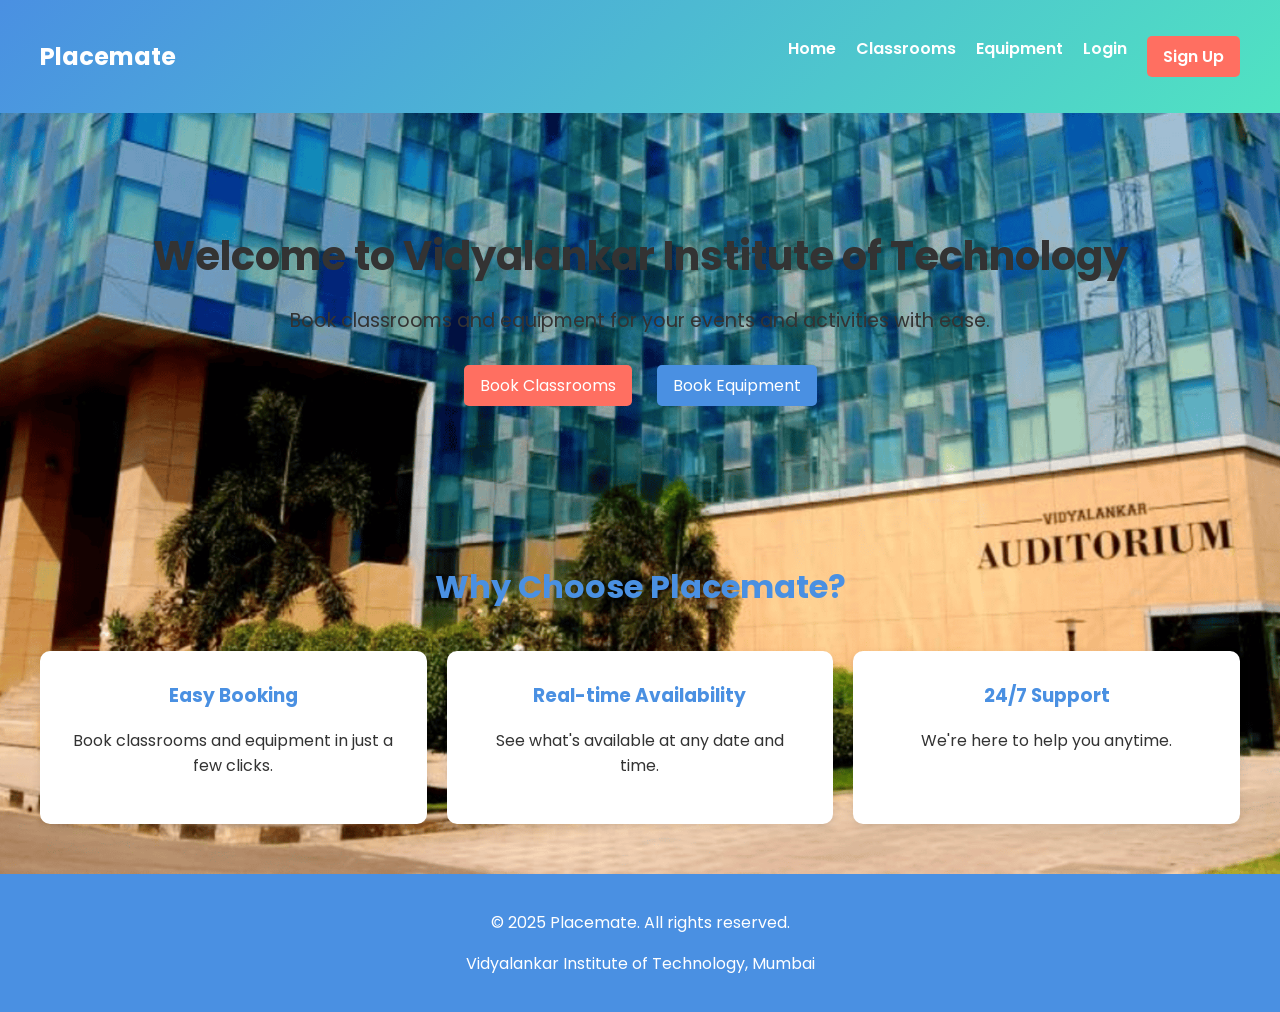
<file: Index.html>
<!DOCTYPE html>
<html lang="en">
<head>
  <meta charset="UTF-8">
  <meta name="viewport" content="width=device-width, initial-scale=1.0">
  <title>Placemate - Home</title>
  <link rel="stylesheet" href="styles.css">
  <link href="https://fonts.googleapis.com/css2?family=Poppins:wght@400;600&display=swap" rel="stylesheet">
</head>
<body>
  <header>
    <nav>
      <div class="logo">Placemate</div>
      <ul>
        <li><a href="index.html">Home</a></li>
        <li><a href="venues.html">Classrooms</a></li>
        <li><a href="equipment.html">Equipment</a></li>
        <li><a href="login.html">Login</a></li>
        <li><a href="signup.html" class="btn">Sign Up</a></li>
      </ul>
    </nav>
  </header>
<div class="home">
  <section class="hero">
    <div class="hero-text">
      <h1>Welcome to Vidyalankar Institute of Technology</h1>
      <p>Book classrooms and equipment for your events and activities with ease.</p>
      <div class="hero-buttons">
        <a href="venues.html" class="btn">Book Classrooms</a>
        <a href="equipment.html" class="btn secondary">Book Equipment</a>
      </div>
    </div>
  </section>

  <section class="features">
    <h2>Why Choose Placemate?</h2>
    <div class="feature-cards">
      <div class="card">
        <h3>Easy Booking</h3>
        <p>Book classrooms and equipment in just a few clicks.</p>
      </div>
      <div class="card">
        <h3>Real-time Availability</h3>
        <p>See what's available at any date and time.</p>
      </div>
      <div class="card">
        <h3>24/7 Support</h3>
        <p>We're here to help you anytime.</p>
      </div>
    </div>
  </section>
</div>
  <footer>
    <p>&copy; 2025 Placemate. All rights reserved.</p>
    <p>Vidyalankar Institute of Technology, Mumbai</p>
  </footer>

  <script src="script.js"></script>
</body>
</html>
</file>
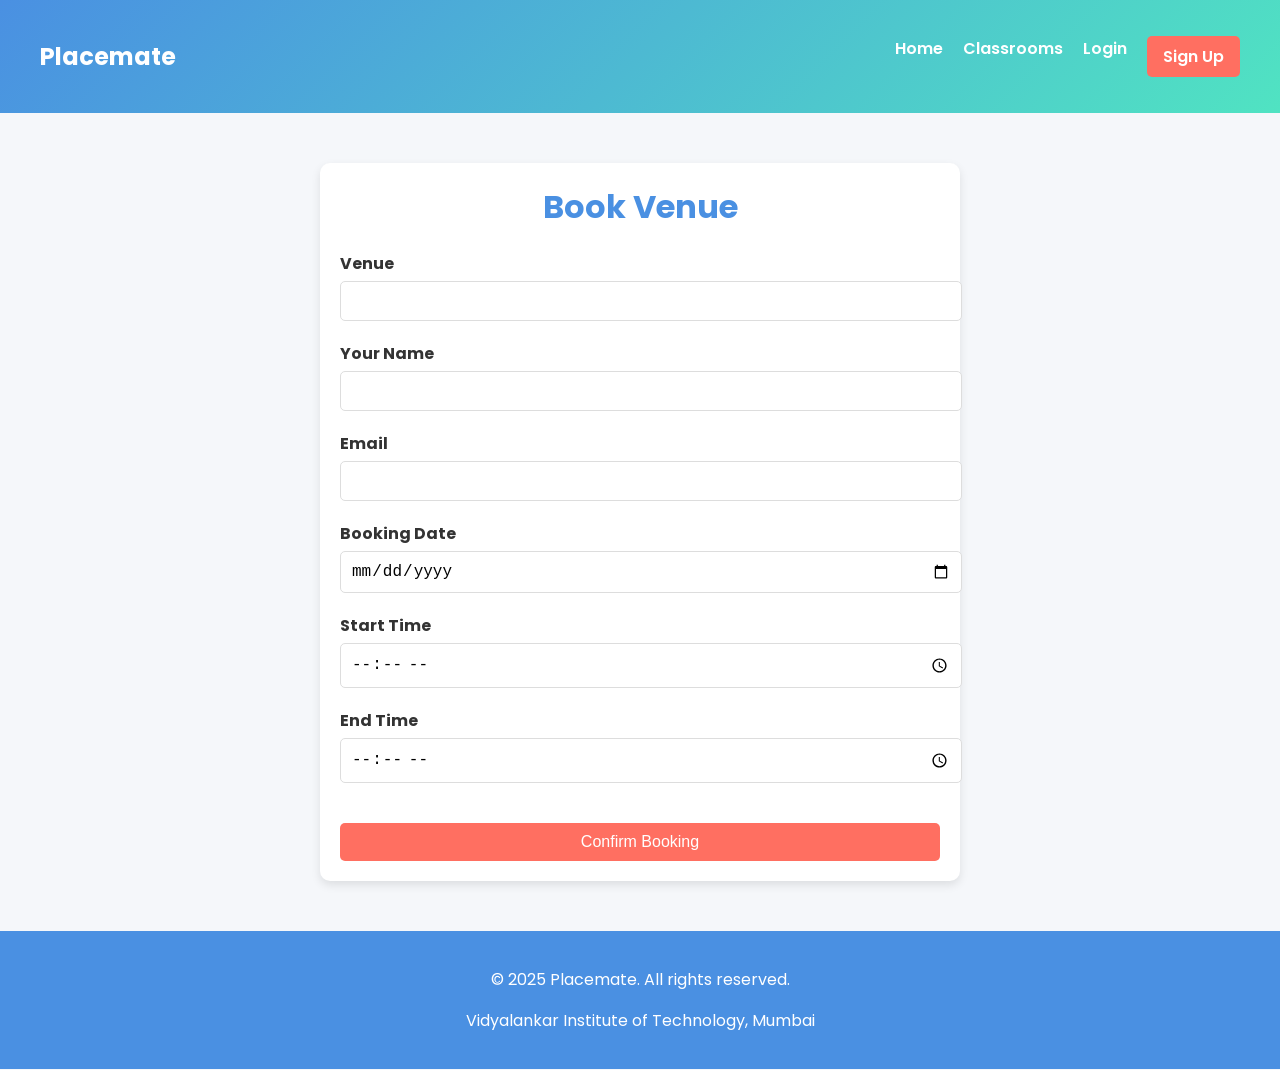
<file: booking.html>
<!DOCTYPE html>
<html lang="en">
<head>
  <meta charset="UTF-8">
  <meta name="viewport" content="width=device-width, initial-scale=1.0">
  <title>Placemate - Book Venue</title>
  <link rel="stylesheet" href="styles.css">
  <link href="https://fonts.googleapis.com/css2?family=Poppins:wght@400;600&display=swap" rel="stylesheet">
  <style>
    /* Additional CSS for the booking form */
    .booking-form {
      max-width: 600px;
      margin: 50px auto;
      padding: 20px;
      background-color: white;
      border-radius: 10px;
      box-shadow: 0 4px 10px rgba(0, 0, 0, 0.1);
    }

    .booking-form h2 {
      margin: 0 0 20px;
      font-size: 2rem;
      color: #4A90E2;
      text-align: center;
    }

    .form-group {
      margin-bottom: 20px;
    }

    .form-group label {
      display: block;
      margin-bottom: 5px;
      font-weight: bold;
      color: #333;
    }

    .form-group input {
      width: 100%;
      padding: 10px;
      border: 1px solid #ddd;
      border-radius: 5px;
      font-size: 1rem;
      transition: border-color 0.3s, box-shadow 0.3s;
    }

    .form-group input:focus {
      border-color: #4A90E2;
      box-shadow: 0 0 5px rgba(74, 144, 226, 0.5);
      outline: none;
    }

    .booking-form button {
      width: 100%;
      padding: 10px;
      background-color: #FF6F61;
      color: white;
      border: none;
      border-radius: 5px;
      font-size: 1rem;
      cursor: pointer;
      margin-top: 20px;
      transition: background-color 0.3s, transform 0.3s;
    }

    .booking-form button:hover {
      background-color: #E65A50;
      transform: scale(1.05);
    }
  </style>
</head>
<body>
  <header>
    <nav>
      <div class="logo">Placemate</div>
      <ul>
        <li><a href="index.html">Home</a></li>
        <li><a href="venues.html">Classrooms</a></li>
        <li><a href="login.html">Login</a></li>
        <li><a href="signup.html" class="btn">Sign Up</a></li>
      </ul>
    </nav>
  </header>

  <section class="booking-form">
    <h2>Book Venue</h2>
    <form id="bookingForm">
      <div class="form-group">
        <label for="venue">Venue</label>
        <input type="text" id="venue" name="venue" readonly>
      </div>
      <div class="form-group">
        <label for="name">Your Name</label>
        <input type="text" id="name" name="name" required>
      </div>
      <div class="form-group">
        <label for="email">Email</label>
        <input type="email" id="email" name="email" required>
      </div>
      <div class="form-group">
        <label for="date">Booking Date</label>
        <input type="date" id="date" name="date" required>
      </div>
      <div class="form-group">
        <label for="start-time">Start Time</label>
        <input type="time" id="start-time" name="start-time" required>
      </div>
      <div class="form-group">
        <label for="end-time">End Time</label>
        <input type="time" id="end-time" name="end-time" required>
      </div>
      <button type="submit" class="btn">Confirm Booking</button>
    </form>
  </section>

  <footer>
    <p>&copy; 2025 Placemate. All rights reserved.</p>
    <p>Vidyalankar Institute of Technology, Mumbai</p>
  </footer>

  <script>
    // Get the venue ID from the URL
    const urlParams = new URLSearchParams(window.location.search);
    const venueId = urlParams.get("venue");

    // Set the venue name in the form
    if (venueId) {
      document.getElementById("venue").value = venueId;
    }

    // Handle form submission
    document.getElementById("bookingForm").addEventListener("submit", (e) => {
      e.preventDefault();

      // Get form values
      const venue = document.getElementById("venue").value;
      const name = document.getElementById("name").value;
      const email = document.getElementById("email").value;
      const date = document.getElementById("date").value;
      const startTime = document.getElementById("start-time").value;
      const endTime = document.getElementById("end-time").value;

      // Validate end time is after start time
      if (startTime >= endTime) {
        alert("End time must be after start time.");
        return;
      }

      // Save booking details to local storage
      const booking = {
        venue,
        name,
        email,
        date,
        startTime,
        endTime,
      };
      saveBooking(booking);

      // Redirect to venues page
      alert("Booking confirmed!");
      window.location.href = "venues.html";
    });

    // Function to save booking to local storage
    function saveBooking(booking) {
      let bookings = JSON.parse(localStorage.getItem("bookings")) || [];
      bookings.push(booking);
      localStorage.setItem("bookings", JSON.stringify(bookings));
    }
  </script>
</body>
</html>
</file>
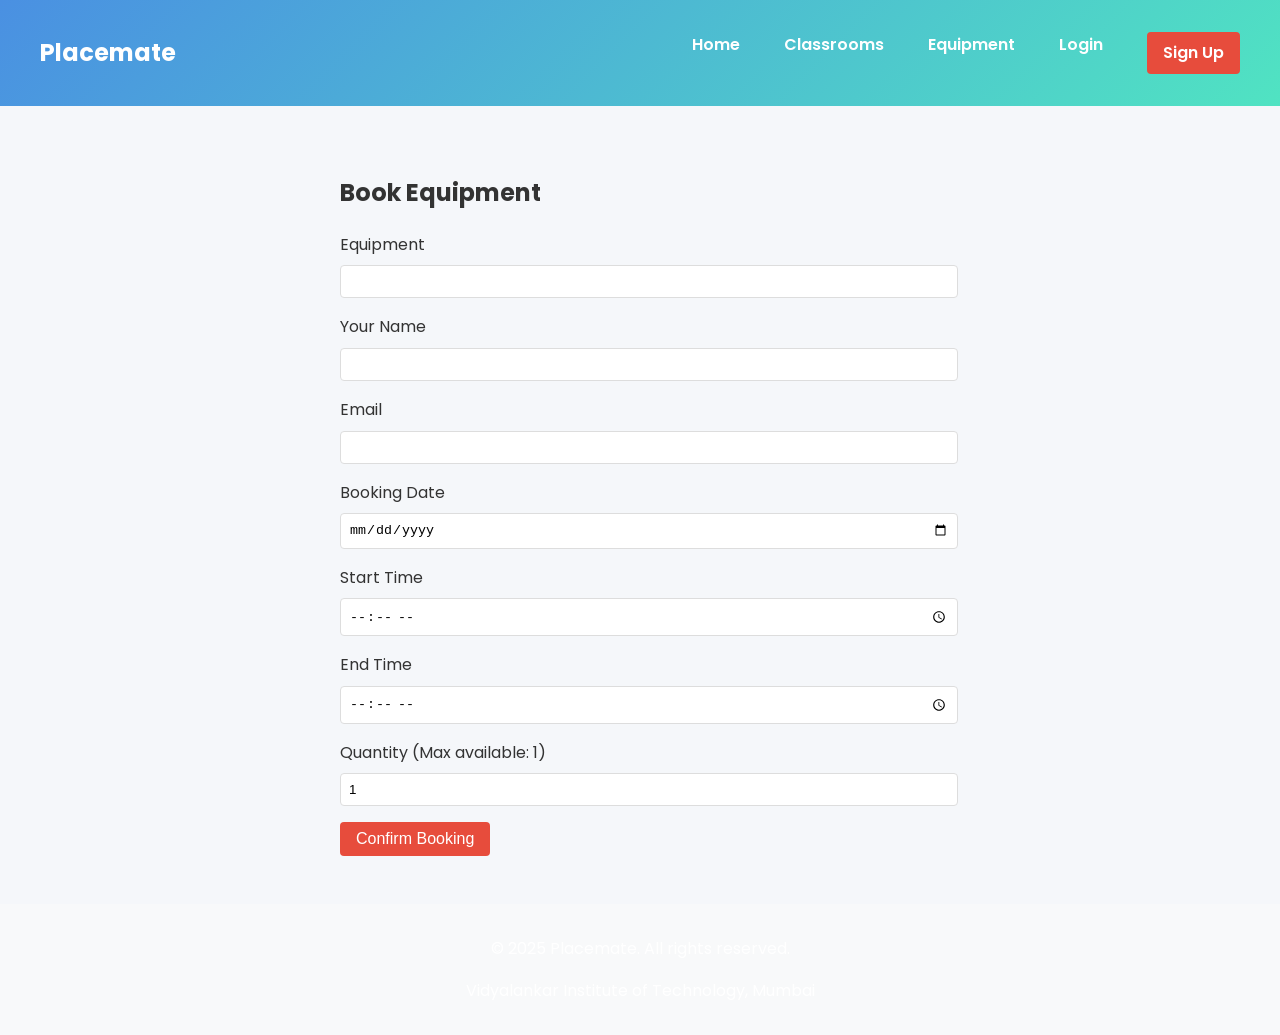
<file: equipment-booking.html>
<!DOCTYPE html>
<html lang="en">
<head>
  <meta charset="UTF-8">
  <meta name="viewport" content="width=device-width, initial-scale=1.0">
  <title>Placemate - Book Equipment</title>
  <link rel="stylesheet" href="styles.css">
  <link href="https://fonts.googleapis.com/css2?family=Poppins:wght@400;600&display=swap" rel="stylesheet">
  <style>
    /* Basic styling if styles.css is not available */
    body {
      font-family: 'Poppins', sans-serif;
      margin: 0;
      padding: 0;
      line-height: 1.6;
    }
    header {
      background-color: #2c3e50;
      color: white;
      padding: 1rem;
    }
    nav {
      display: flex;
      justify-content: space-between;
      align-items: center;
      max-width: 1200px;
      margin: 0 auto;
    }
    .logo {
      font-size: 1.5rem;
      font-weight: 600;
    }
    ul {
      display: flex;
      list-style: none;
    }
    li {
      margin-left: 1.5rem;
    }
    a {
      color: white;
      text-decoration: none;
    }
    .btn {
      background-color: #e74c3c;
      padding: 0.5rem 1rem;
      border-radius: 4px;
    }
    .booking-form {
      max-width: 600px;
      margin: 2rem auto;
      padding: 1rem;
    }
    .form-group {
      margin-bottom: 1rem;
    }
    label {
      display: block;
      margin-bottom: 0.5rem;
    }
    input {
      width: 100%;
      padding: 0.5rem;
      border: 1px solid #ddd;
      border-radius: 4px;
    }
    button {
      background-color: #2c3e50;
      color: white;
      padding: 0.75rem 1.5rem;
      border: none;
      border-radius: 4px;
      cursor: pointer;
      font-size: 1rem;
    }
    footer {
      background-color: #f8f9fa;
      text-align: center;
      padding: 1rem;
      margin-top: 2rem;
    }
  </style>
</head>
<body>
  <header>
    <nav>
      <div class="logo">Placemate</div>
      <ul>
        <li><a href="index.html">Home</a></li>
        <li><a href="venues.html">Classrooms</a></li>
        <li><a href="equipment.html">Equipment</a></li>
        <li><a href="login.html">Login</a></li>
        <li><a href="signup.html" class="btn">Sign Up</a></li>
      </ul>
    </nav>
  </header>

  <section class="booking-form">
    <h2>Book Equipment</h2>
    <form id="equipmentBookingForm">
      <div class="form-group">
        <label for="equipment">Equipment</label>
        <input type="text" id="equipment" name="equipment" readonly>
      </div>
      <div class="form-group">
        <label for="name">Your Name</label>
        <input type="text" id="name" name="name" required>
      </div>
      <div class="form-group">
        <label for="email">Email</label>
        <input type="email" id="email" name="email" required>
      </div>
      <div class="form-group">
        <label for="date">Booking Date</label>
        <input type="date" id="date" name="date" required>
      </div>
      <div class="form-group">
        <label for="start-time">Start Time</label>
        <input type="time" id="start-time" name="start-time" required>
      </div>
      <div class="form-group">
        <label for="end-time">End Time</label>
        <input type="time" id="end-time" name="end-time" required>
      </div>
      <div class="form-group">
        <label for="quantity">Quantity (Max available: <span id="max-quantity">1</span>)</label>
        <input type="number" id="quantity" name="quantity" min="1" value="1" required>
      </div>
      <button type="submit" class="btn">Confirm Booking</button>
    </form>
    <div id="confirmation-message" style="display: none; margin-top: 1rem; padding: 1rem; background-color: #d4edda; color: #155724; border-radius: 4px;"></div>
  </section>

  <footer>
    <p>&copy; 2025 Placemate. All rights reserved.</p>
    <p>Vidyalankar Institute of Technology, Mumbai</p>
  </footer>

  <script>
    // Get the equipment ID from the URL
    const urlParams = new URLSearchParams(window.location.search);
    const equipmentId = urlParams.get("equipment");

    // Sample equipment data
    const equipment = [
      { id: "proj1", name: "Projector 1", type: "visual", quantity: 5, description: "HD Projector with HDMI input" },
      { id: "proj2", name: "Projector 2", type: "visual", quantity: 3, description: "4K Projector with multiple inputs" },
      { id: "mic1", name: "Wireless Mic Set", type: "audio", quantity: 8, description: "Set of 2 wireless microphones with receiver" },
      { id: "mic2", name: "Wired Mic", type: "audio", quantity: 15, description: "Standard wired microphone" },
      { id: "speaker1", name: "PA Speaker", type: "audio", quantity: 6, description: "Portable PA speaker with stand" },
      { id: "speaker2", name: "Subwoofer", type: "audio", quantity: 2, description: "Powerful subwoofer for events" },
      { id: "screen1", name: "Projection Screen", type: "visual", quantity: 4, description: "120\" motorized projection screen" },
      { id: "laptop1", name: "Presentation Laptop", type: "other", quantity: 5, description: "Laptop with presentation software" },
      { id: "cam1", name: "Video Camera", type: "visual", quantity: 3, description: "4K video camera with tripod" },
      { id: "light1", name: "Stage Lights", type: "other", quantity: 2, description: "Set of 4 LED stage lights" },
    ];

    // Set the equipment name in the form and update max quantity
    if (equipmentId) {
      const equipmentItem = equipment.find(item => item.id === equipmentId);
      if (equipmentItem) {
        document.getElementById("equipment").value = equipmentItem.name;
        document.getElementById("max-quantity").textContent = equipmentItem.quantity;
        document.getElementById("quantity").max = equipmentItem.quantity;
      }
    }

    // Handle form submission
    document.getElementById("equipmentBookingForm").addEventListener("submit", (e) => {
      e.preventDefault();

      // Get form values
      const equipmentName = document.getElementById("equipment").value;
      const name = document.getElementById("name").value;
      const email = document.getElementById("email").value;
      const date = document.getElementById("date").value;
      const startTime = document.getElementById("start-time").value;
      const endTime = document.getElementById("end-time").value;
      const quantity = document.getElementById("quantity").value;

      // Validate time
      if (startTime >= endTime) {
        alert("End time must be after start time");
        return;
      }

      // Validate date (not in the past)
      const today = new Date().toISOString().split('T')[0];
      if (date < today) {
        alert("Booking date cannot be in the past");
        return;
      }

      // In a real app, you would send this data to a server
      // For now, we'll just show a confirmation message
      const confirmationMessage = document.getElementById("confirmation-message");
      confirmationMessage.innerHTML = `
        <p><strong>Booking Confirmed!</strong></p>
        <p>Equipment: ${equipmentName}</p>
        <p>Name: ${name}</p>
        <p>Date: ${date}</p>
        <p>Time: ${startTime} - ${endTime}</p>
        <p>Quantity: ${quantity}</p>
        <p>A confirmation has been sent to ${email}</p>
      `;
      confirmationMessage.style.display = "block";
      
      // Reset form
      document.getElementById("equipmentBookingForm").reset();
      
      // Scroll to confirmation message
      confirmationMessage.scrollIntoView({ behavior: 'smooth' });
    });

    // Set minimum date to today
    document.getElementById("date").min = new Date().toISOString().split('T')[0];
  </script>
</body>
</html>
</file>
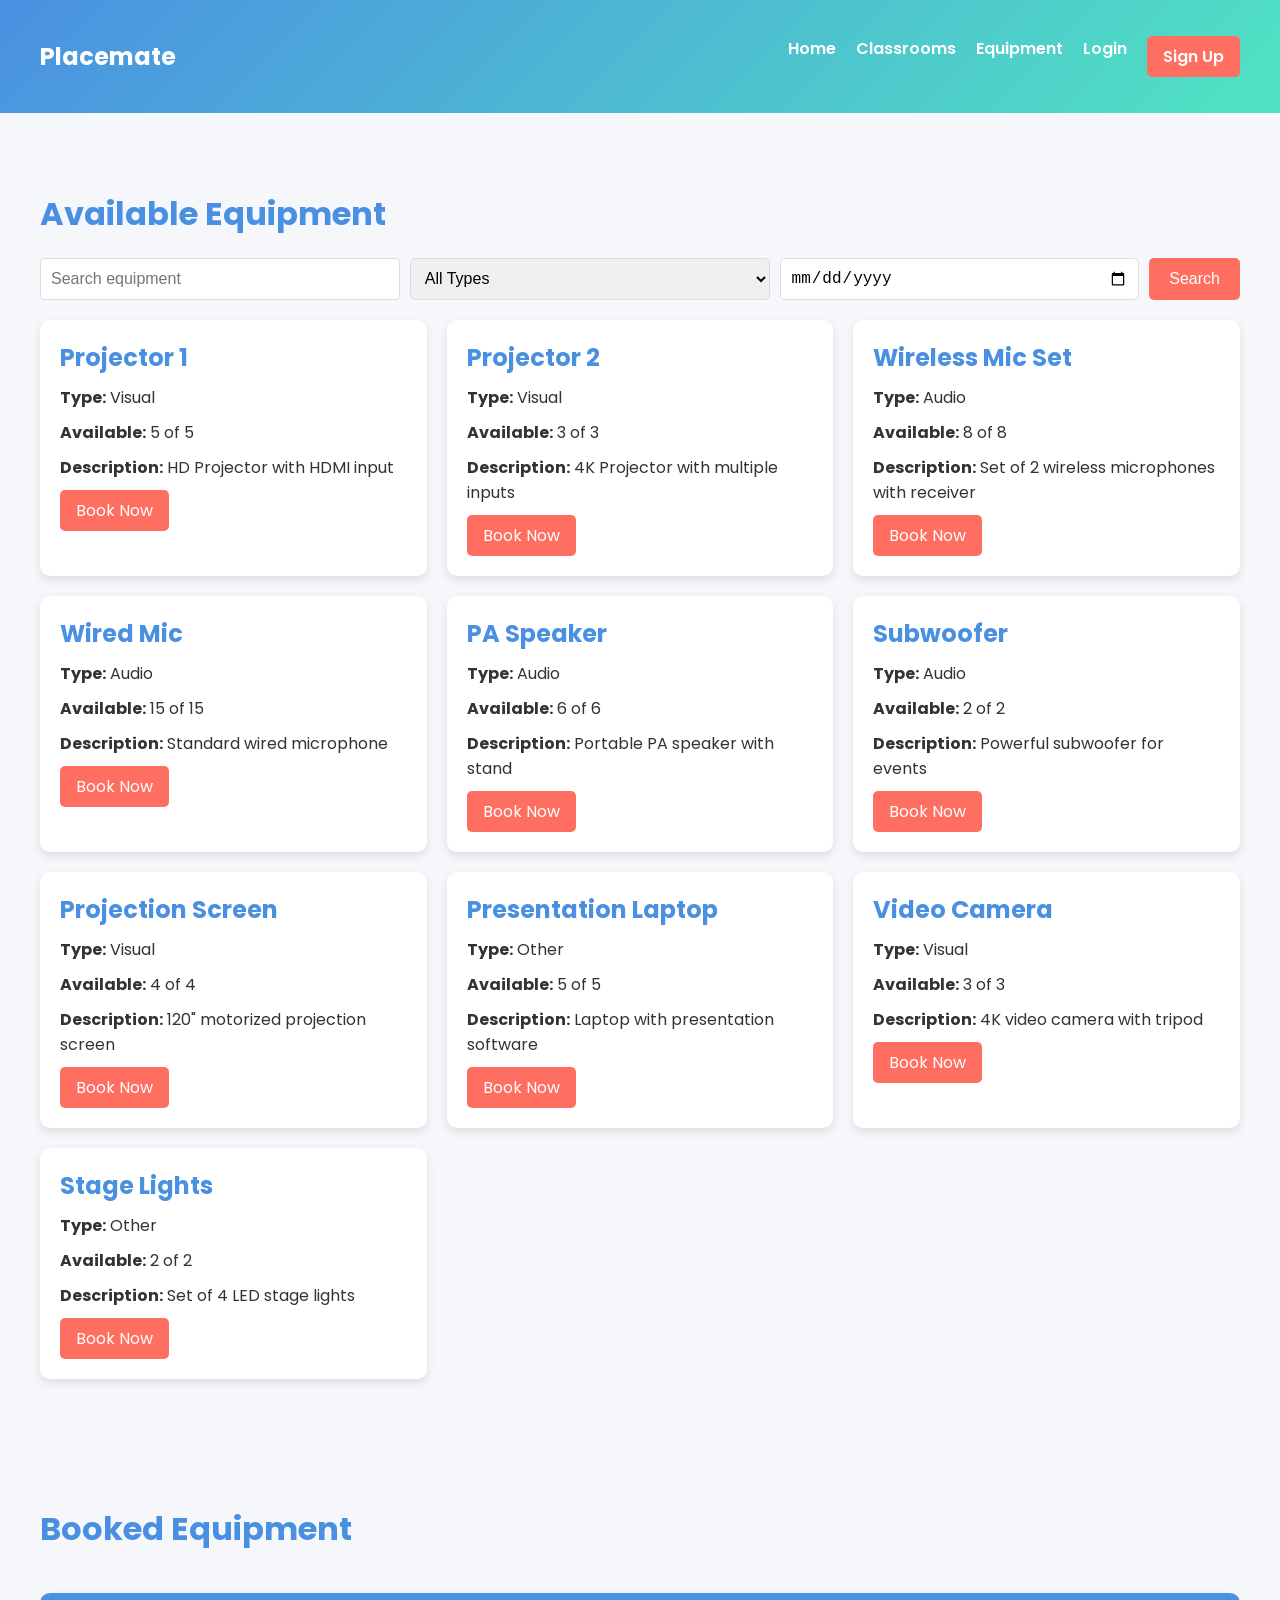
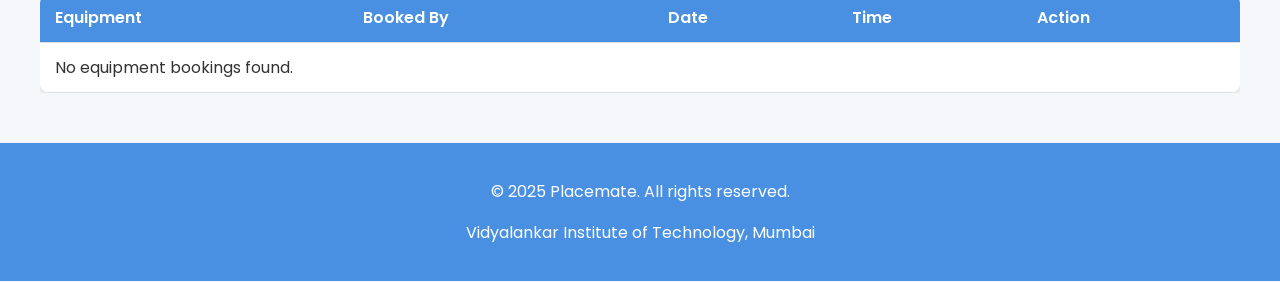
<file: equipment.html>
<!DOCTYPE html>
<html lang="en">
<head>
  <meta charset="UTF-8">
  <meta name="viewport" content="width=device-width, initial-scale=1.0">
  <title>Placemate - Equipment</title>
  <link rel="stylesheet" href="styles.css">
  <link href="https://fonts.googleapis.com/css2?family=Poppins:wght@400;600&display=swap" rel="stylesheet">
</head>
<body>
  <header>
    <nav>
      <div class="logo">Placemate</div>
      <ul>
        <li><a href="index.html">Home</a></li>
        <li><a href="venues.html">Classrooms</a></li>
        <li><a href="equipment.html">Equipment</a></li>
        <li><a href="login.html">Login</a></li>
        <li><a href="signup.html" class="btn">Sign Up</a></li>
      </ul>
    </nav>
  </header>

  <section class="equipment-list">
    <h2>Available Equipment</h2>
    <div class="filters">
      <input type="text" id="equipment-search" placeholder="Search equipment">
      <select id="equipment-type">
        <option value="">All Types</option>
        <option value="audio">Audio Equipment</option>
        <option value="visual">Visual Equipment</option>
        <option value="other">Other Equipment</option>
      </select>
      <input type="date" id="equipment-date">
      <button id="equipment-filter-btn">Search</button>
    </div>
    <div class="equipment-cards">
      <!-- Equipment will be dynamically added here -->
    </div>
  </section>

  <!-- Booked Equipment Section -->
  <section class="booked-equipment">
    <h2>Booked Equipment</h2>
    <div class="bookings-table-container">
      <table class="bookings-table">
        <thead>
          <tr>
            <th>Equipment</th>
            <th>Booked By</th>
            <th>Date</th>
            <th>Time</th>
            <th>Action</th>
          </tr>
        </thead>
        <tbody id="equipment-table-body">
          <!-- Booked equipment will be dynamically added here -->
        </tbody>
      </table>
    </div>
  </section>

  <footer>
    <p>&copy; 2025 Placemate. All rights reserved.</p>
    <p>Vidyalankar Institute of Technology, Mumbai</p>
  </footer>

  <script>
    // Sample data for available equipment
    const equipment = [
      { id: "proj1", name: "Projector 1", type: "visual", quantity: 5, available: 5, description: "HD Projector with HDMI input" },
      { id: "proj2", name: "Projector 2", type: "visual", quantity: 3, available: 3, description: "4K Projector with multiple inputs" },
      { id: "mic1", name: "Wireless Mic Set", type: "audio", quantity: 8, available: 8, description: "Set of 2 wireless microphones with receiver" },
      { id: "mic2", name: "Wired Mic", type: "audio", quantity: 15, available: 15, description: "Standard wired microphone" },
      { id: "speaker1", name: "PA Speaker", type: "audio", quantity: 6, available: 6, description: "Portable PA speaker with stand" },
      { id: "speaker2", name: "Subwoofer", type: "audio", quantity: 2, available: 2, description: "Powerful subwoofer for events" },
      { id: "screen1", name: "Projection Screen", type: "visual", quantity: 4, available: 4, description: "120\" motorized projection screen" },
      { id: "laptop1", name: "Presentation Laptop", type: "other", quantity: 5, available: 5, description: "Laptop with presentation software" },
      { id: "cam1", name: "Video Camera", type: "visual", quantity: 3, available: 3, description: "4K video camera with tripod" },
      { id: "light1", name: "Stage Lights", type: "other", quantity: 2, available: 2, description: "Set of 4 LED stage lights" },
    ];

    // Function to render available equipment with filtering
    function renderEquipment() {
      const equipmentCards = document.querySelector(".equipment-cards");
      equipmentCards.innerHTML = "";

      const searchTerm = document.getElementById("equipment-search").value.toLowerCase();
      const typeFilter = document.getElementById("equipment-type").value;
      const dateFilter = document.getElementById("equipment-date").value;

      // Get bookings for the selected date (if any)
      const bookings = JSON.parse(localStorage.getItem("equipmentBookings")) || [];
      const dateBookings = dateFilter ? bookings.filter(b => b.date === dateFilter) : [];

      // Calculate availability
      const equipmentWithAvailability = equipment.map(item => {
        const bookedForDate = dateBookings.filter(b => b.equipmentId === item.id).length;
        return {
          ...item,
          available: item.quantity - bookedForDate
        };
      });

      const filteredEquipment = equipmentWithAvailability.filter(item => {
        const matchesSearch = item.name.toLowerCase().includes(searchTerm) || 
                             item.description.toLowerCase().includes(searchTerm);
        const matchesType = typeFilter === "" || item.type === typeFilter;
        return matchesSearch && matchesType && item.available > 0;
      });

      if (filteredEquipment.length === 0) {
        equipmentCards.innerHTML = "<p>No equipment matches your search criteria.</p>";
        return;
      }

      filteredEquipment.forEach((item) => {
        const card = document.createElement("div");
        card.className = "equipment-card";
        card.innerHTML = `
          <h3>${item.name}</h3>
          <p><strong>Type:</strong> ${item.type === 'audio' ? 'Audio' : item.type === 'visual' ? 'Visual' : 'Other'}</p>
          <p><strong>Available:</strong> ${item.available} of ${item.quantity}</p>
          <p><strong>Description:</strong> ${item.description}</p>
          <a href="equipment-booking.html?equipment=${item.id}" class="btn">Book Now</a>
        `;
        equipmentCards.appendChild(card);
      });
    }

    // Function to render booked equipment in table format
    function renderBookedEquipment() {
      const tableBody = document.getElementById("equipment-table-body");
      tableBody.innerHTML = "";

      const bookings = JSON.parse(localStorage.getItem("equipmentBookings")) || [];
      const dateFilter = document.getElementById("equipment-date").value;

      let filteredBookings = bookings;
      if (dateFilter) {
        filteredBookings = bookings.filter(booking => booking.date === dateFilter);
      }

      if (filteredBookings.length === 0) {
        tableBody.innerHTML = `
          <tr>
            <td colspan="5">No equipment bookings found${dateFilter ? ' for selected date' : ''}.</td>
          </tr>
        `;
        return;
      }

      filteredBookings.forEach((booking) => {
        const equipmentItem = equipment.find(e => e.id === booking.equipmentId);
        const row = document.createElement("tr");
        row.innerHTML = `
          <td>${equipmentItem ? equipmentItem.name : booking.equipmentId}</td>
          <td>${booking.name}</td>
          <td>${booking.date}</td>
          <td>${booking.startTime} - ${booking.endTime}</td>
          <td><button class="btn cancel-btn" data-booking-id="${booking.id}">Cancel</button></td>
        `;
        tableBody.appendChild(row);
      });

      // Add event listeners to cancel buttons
      document.querySelectorAll(".cancel-btn").forEach((button) => {
        button.addEventListener("click", () => cancelEquipmentBooking(button.dataset.bookingId));
      });
    }

    // Function to cancel an equipment booking
    function cancelEquipmentBooking(bookingId) {
      let bookings = JSON.parse(localStorage.getItem("equipmentBookings")) || [];
      bookings = bookings.filter((booking) => booking.id !== bookingId);
      localStorage.setItem("equipmentBookings", JSON.stringify(bookings));
      renderBookedEquipment();
      renderEquipment(); // Refresh availability
    }

    // Initialize the page
    function init() {
      renderEquipment();
      renderBookedEquipment();
      
      // Set up event listeners for filters
      document.getElementById("equipment-filter-btn").addEventListener("click", () => {
        renderEquipment();
        renderBookedEquipment();
      });
      
      document.getElementById("equipment-date").addEventListener("change", () => {
        renderEquipment();
        renderBookedEquipment();
      });
    }

    // Run the initialization function when the page loads
    document.addEventListener("DOMContentLoaded", init);
  </script>
</body>
</html>
</file>
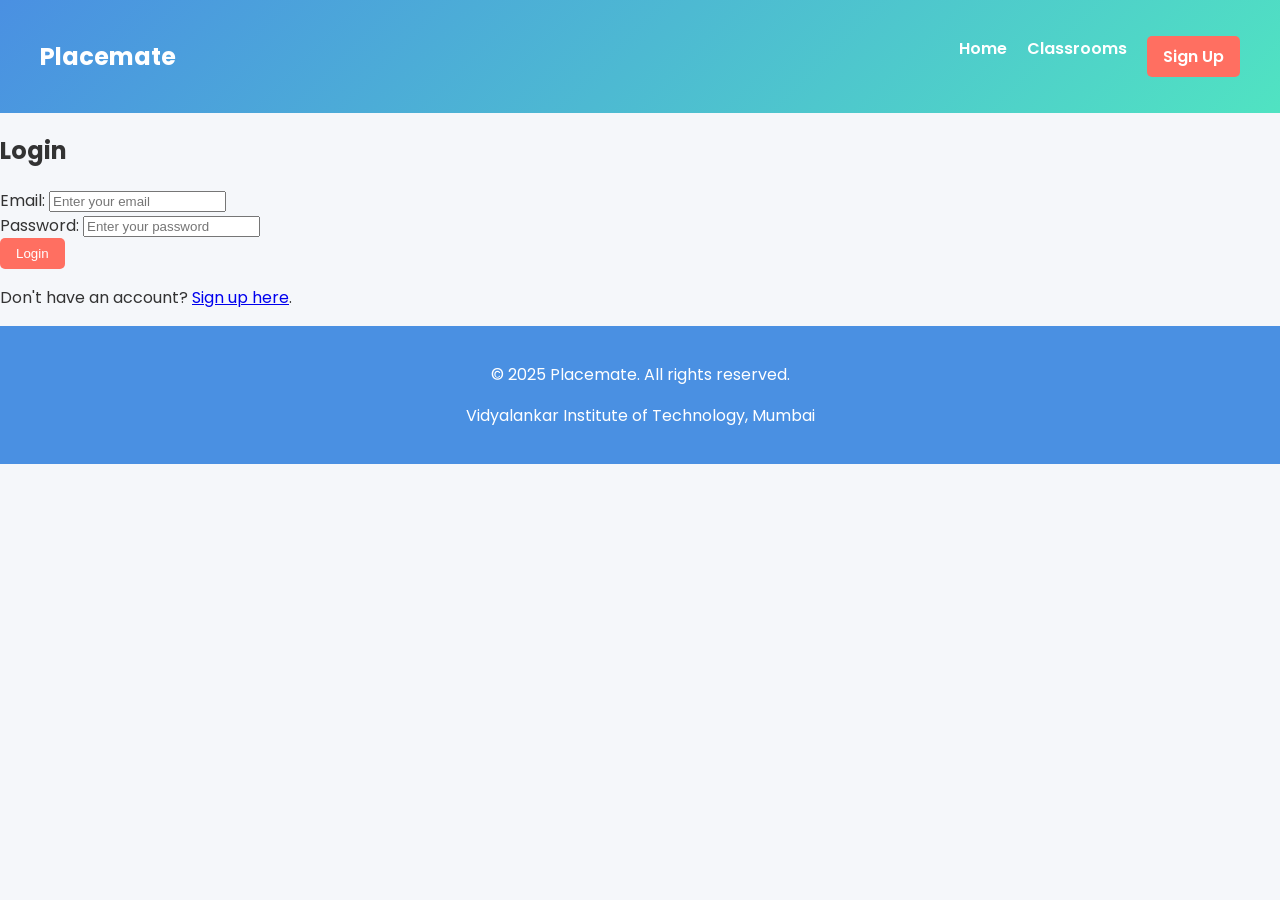
<file: login.html>
<!DOCTYPE html>
<html lang="en">
<head>
  <meta charset="UTF-8">
  <meta name="viewport" content="width=device-width, initial-scale=1.0">
  <title>Placemate - Login</title>
  <link rel="stylesheet" href="styles.css">
  <link href="https://fonts.googleapis.com/css2?family=Poppins:wght@400;600&display=swap" rel="stylesheet">
</head>
<body>
  <header>
    <nav>
      <div class="logo">Placemate</div>
      <ul>
        <li><a href="index.html">Home</a></li>
        <li><a href="venues.html">Classrooms</a></li>
        <li><a href="signup.html" class="btn">Sign Up</a></li>
      </ul>
    </nav>
  </header>

  <section class="auth-form">
    <h2>Login</h2>
    <form id="login-form">
      <div class="form-group">
        <label for="email">Email:</label>
        <input type="email" id="email" required placeholder="Enter your email">
      </div>

      <div class="form-group">
        <label for="password">Password:</label>
        <input type="password" id="password" required placeholder="Enter your password">
      </div>

      <button type="submit" class="btn">Login</button>
    </form>
    <p>Don't have an account? <a href="signup.html">Sign up here</a>.</p>
  </section>

  <footer>
    <p>&copy; 2025 Placemate. All rights reserved.</p>
    <p>Vidyalankar Institute of Technology, Mumbai</p>
  </footer>

  <script src="script.js"></script>
</body>
</html>
</file>
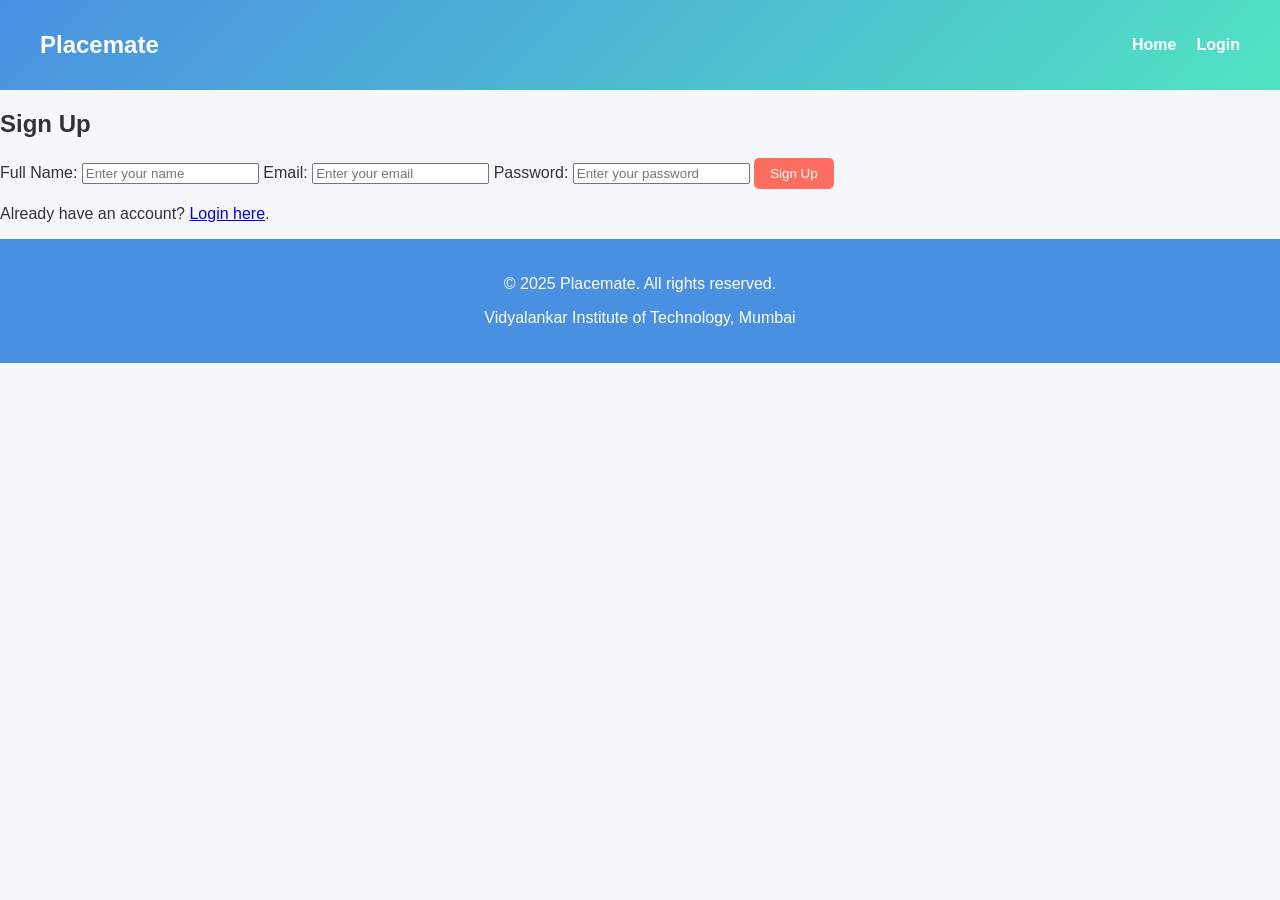
<file: signup.html>
<!DOCTYPE html>
<html lang="en">
<head>
  <meta charset="UTF-8">
  <meta name="viewport" content="width=device-width, initial-scale=1.0">
  <title>Placemate - Sign Up</title>
  <link rel="stylesheet" href="styles.css">
</head>
<body>
  <header>
    <nav>
      <div class="logo">Placemate</div>
      <ul>
        <li><a href="index.html">Home</a></li>
        <li><a href="login.html">Login</a></li>
      </ul>
    </nav>
  </header>

  <section class="auth-form">
    <h2>Sign Up</h2>
    <form id="signup-form">
      <label for="name">Full Name:</label>
      <input type="text" id="name" required placeholder="Enter your name">

      <label for="email">Email:</label>
      <input type="email" id="email" required placeholder="Enter your email">

      <label for="password">Password:</label>
      <input type="password" id="password" required placeholder="Enter your password">

      <button type="submit" class="btn">Sign Up</button>
    </form>
    <p>Already have an account? <a href="login.html">Login here</a>.</p>
  </section>

  <footer>
    <p>&copy; 2025 Placemate. All rights reserved.</p>
    <p>Vidyalankar Institute of Technology, Mumbai</p>
  </footer>

  <script src="script.js"></script>
</body>
</html>
</file>
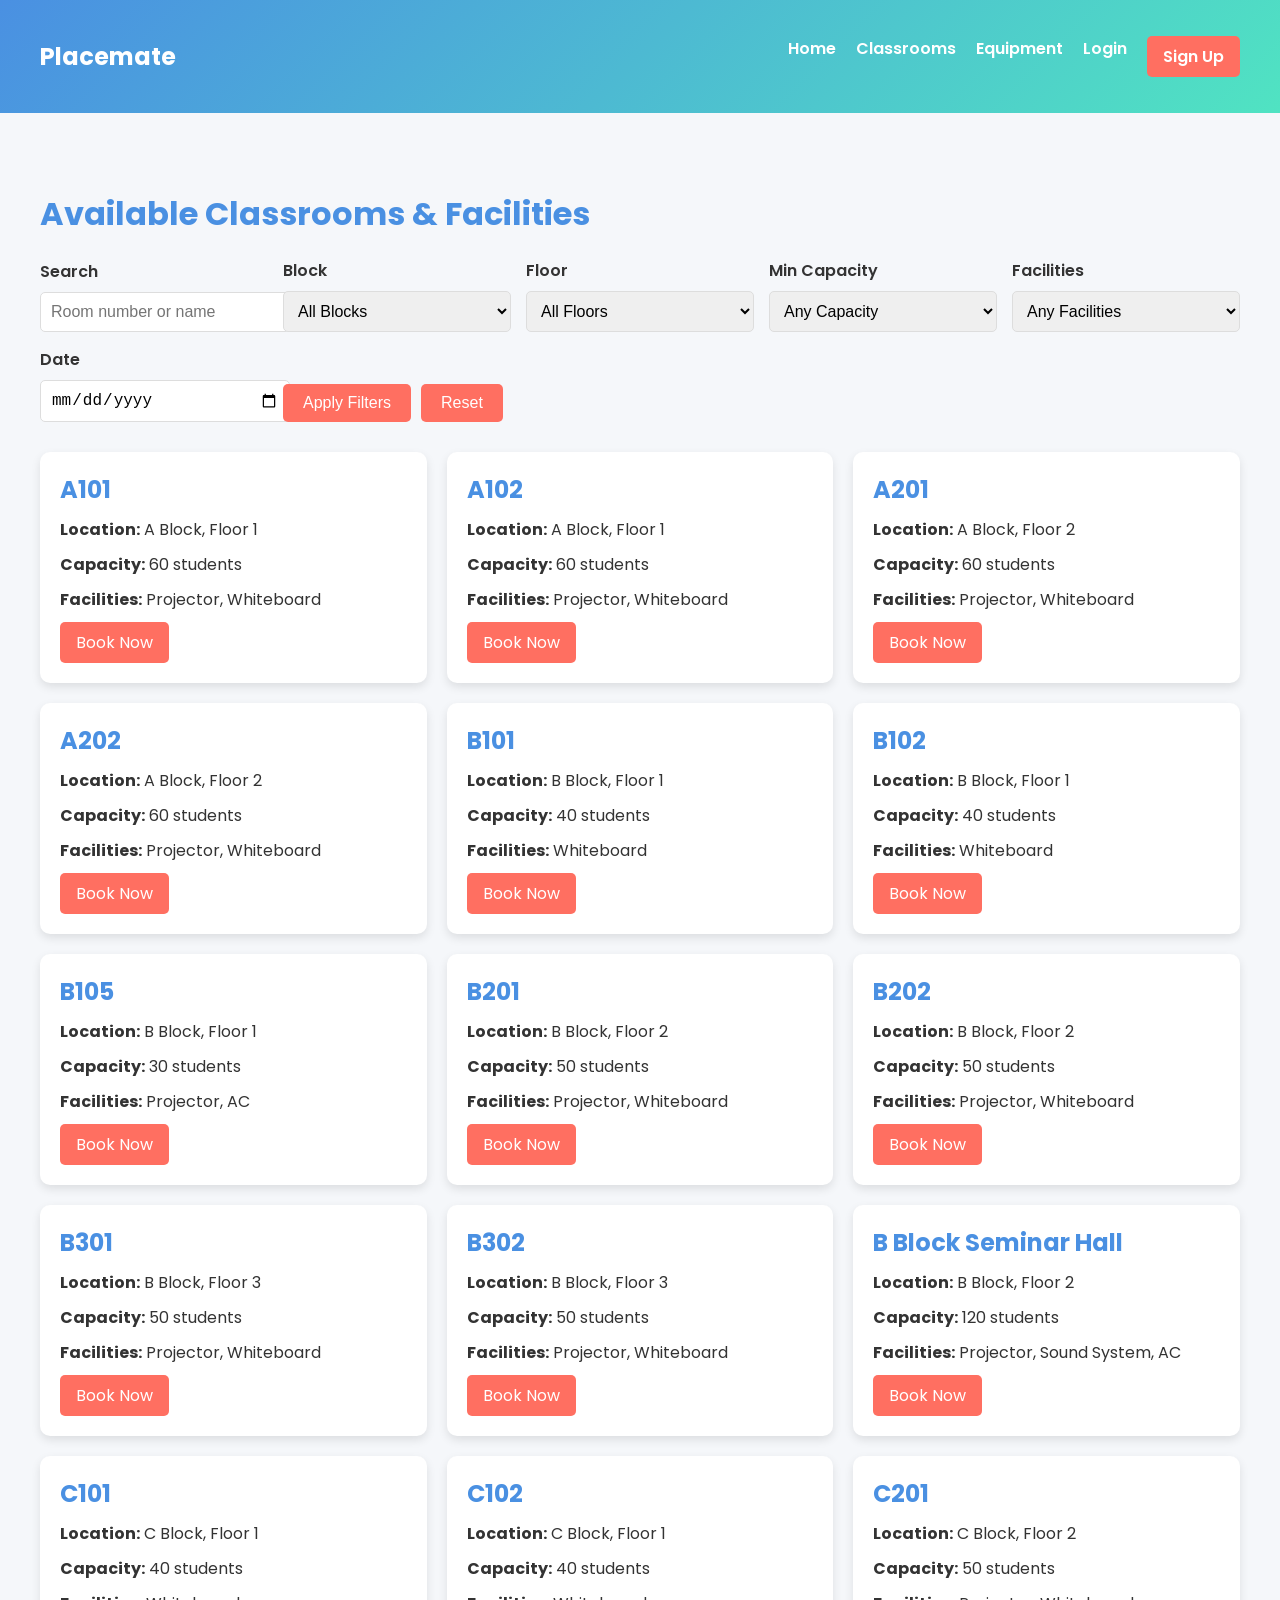
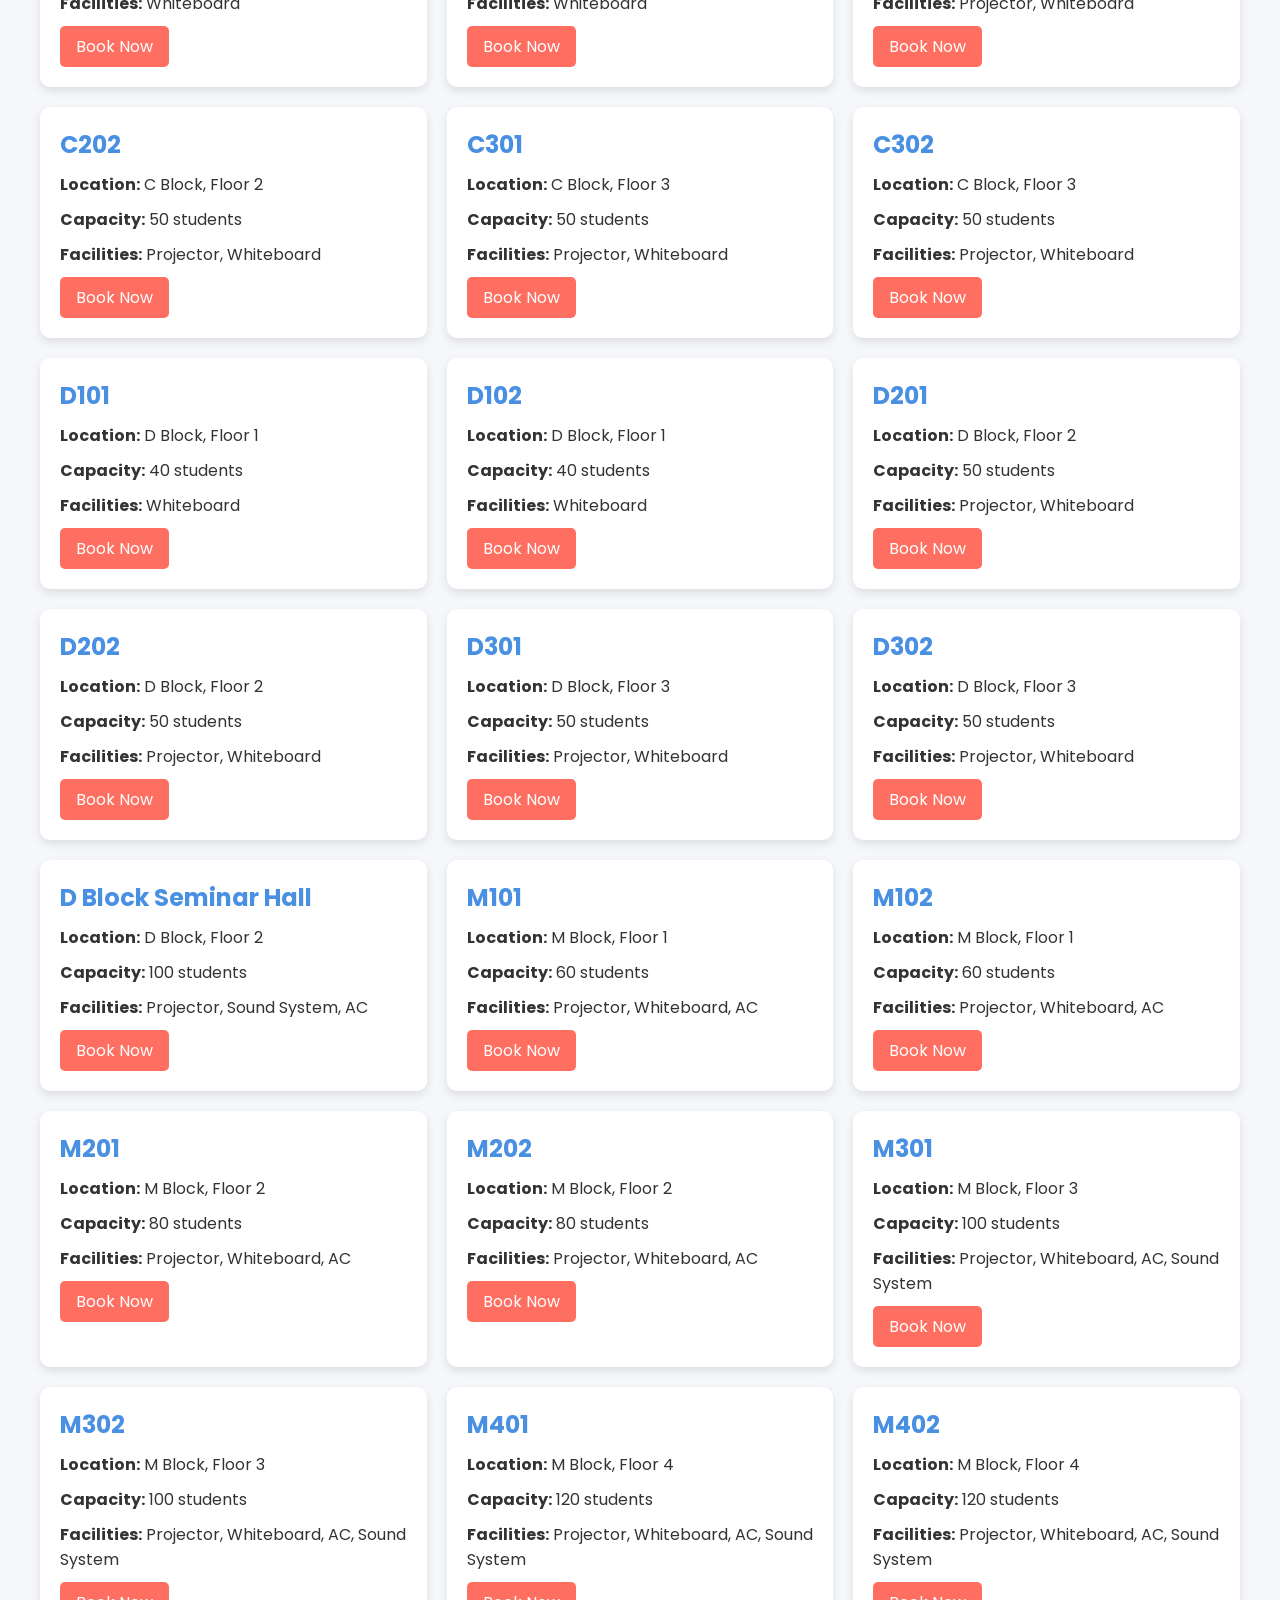
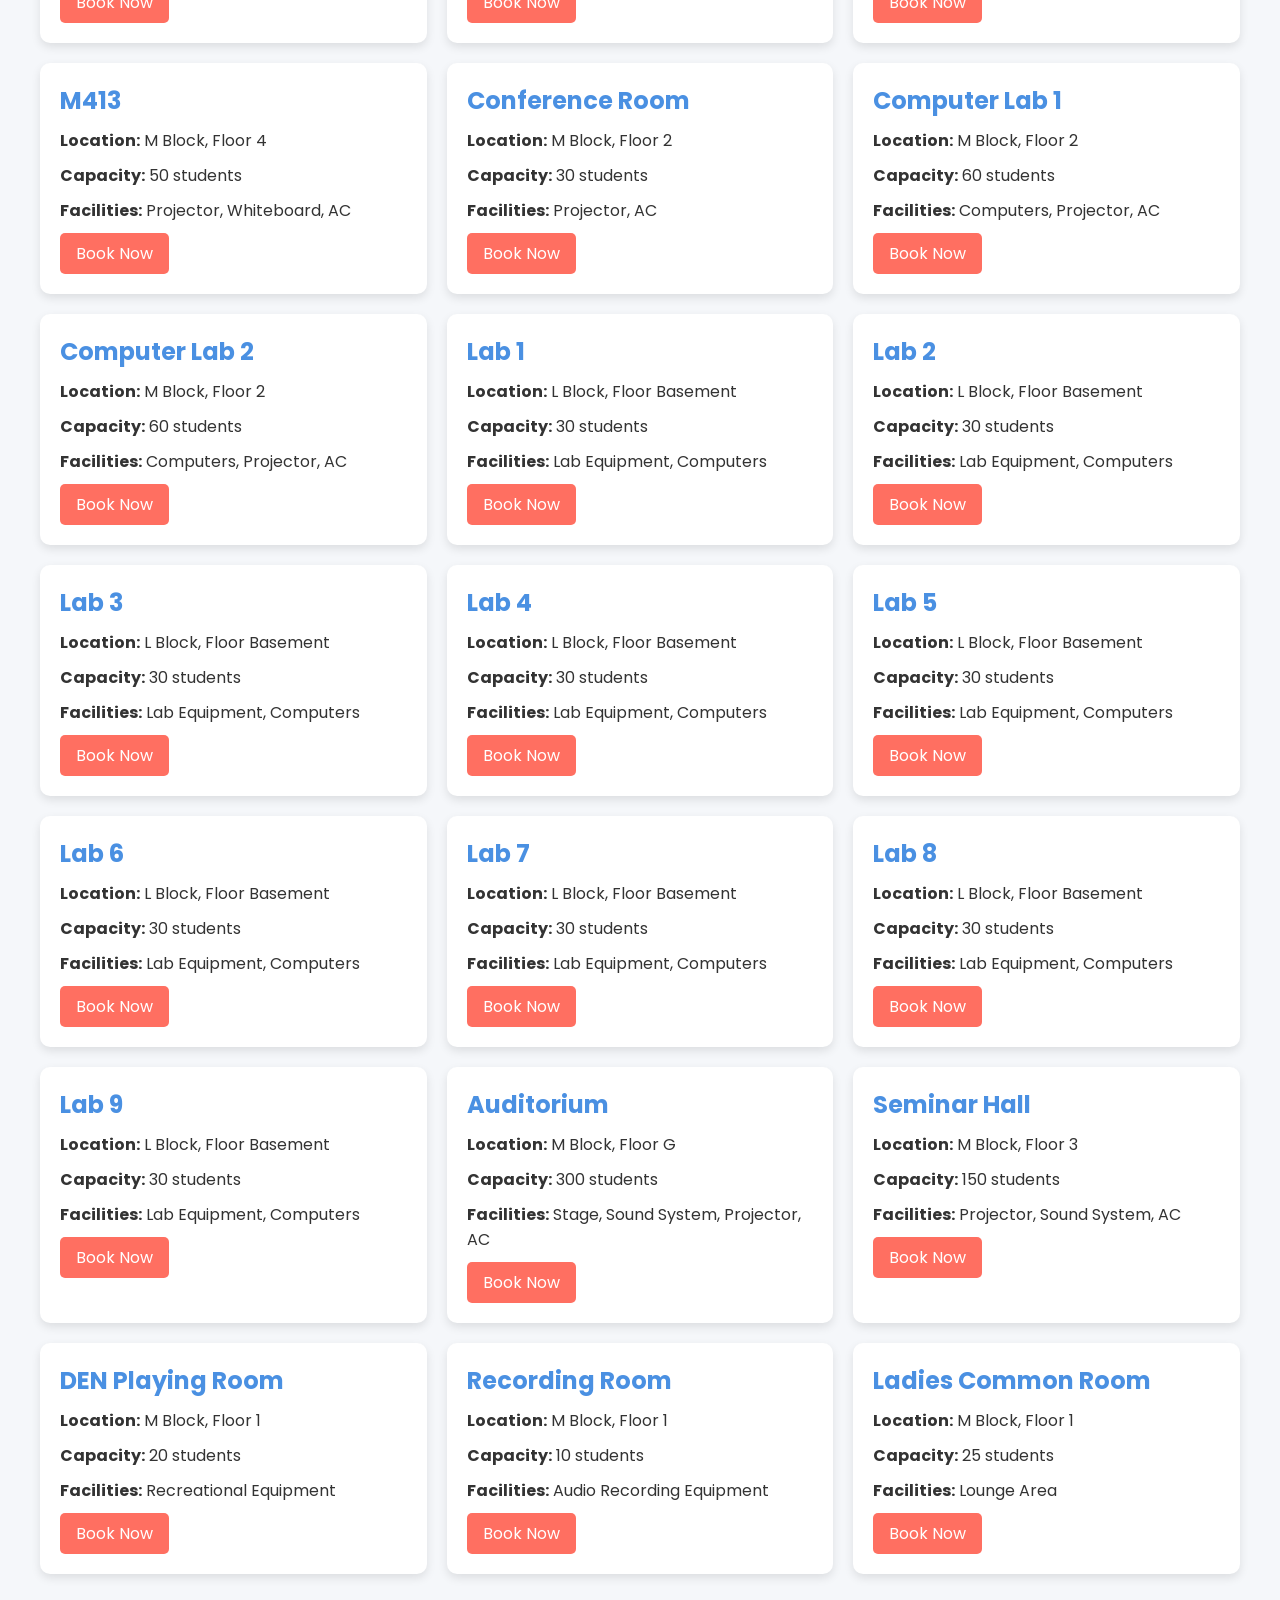
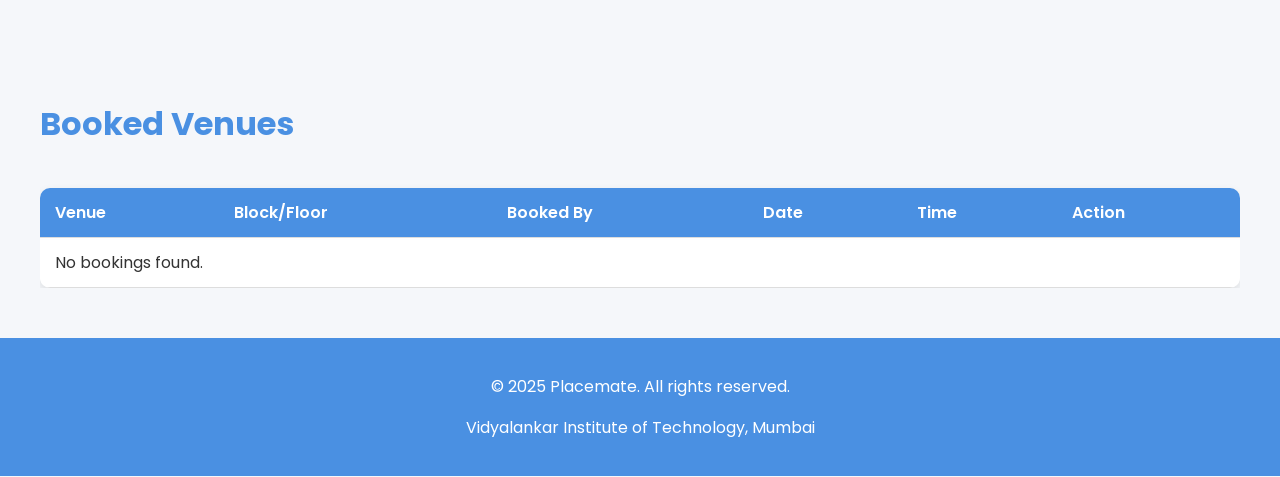
<file: venues.html>
<!DOCTYPE html>
<html lang="en">
<head>
  <meta charset="UTF-8">
  <meta name="viewport" content="width=device-width, initial-scale=1.0">
  <title>Placemate - Classrooms</title>
  <link rel="stylesheet" href="styles.css">
  <link href="https://fonts.googleapis.com/css2?family=Poppins:wght@400;600&display=swap" rel="stylesheet">
  <style>
    /* Additional styles for enhanced filters */
    .filters {
      display: grid;
      grid-template-columns: repeat(auto-fill, minmax(200px, 1fr));
      gap: 15px;
      margin-bottom: 30px;
      align-items: end;
    }
    
    .filter-group {
      display: flex;
      flex-direction: column;
    }
    
    .filter-group label {
      margin-bottom: 8px;
      font-weight: 600;
      color: #333;
    }
    
    .filter-group input,
    .filter-group select {
      padding: 10px;
      border: 1px solid #ddd;
      border-radius: 5px;
      font-size: 1rem;
      width: 100%;
    }
    
    .filter-actions {
      display: flex;
      gap: 10px;
      align-self: end;
    }
    
    .filter-actions button {
      padding: 10px 20px;
      height: fit-content;
    }
    
    .reset-btn {
      background-color: #6c757d;
    }
    
    .reset-btn:hover {
      background-color: #5a6268;
    }
    
    /* Responsive adjustments */
    @media (max-width: 768px) {
      .filters {
        grid-template-columns: 1fr;
      }
    }
  </style>
</head>
<body>
  <header>
    <nav>
      <div class="logo">Placemate</div>
      <ul>
        <li><a href="index.html">Home</a></li>
        <li><a href="venues.html">Classrooms</a></li>
        <li><a href="equipment.html">Equipment</a></li>
        <li><a href="login.html">Login</a></li>
        <li><a href="signup.html" class="btn">Sign Up</a></li>
      </ul>
    </nav>
  </header>

  <section class="venue-list">
    <h2>Available Classrooms & Facilities</h2>
    
    <!-- Enhanced Filters Section -->
    <div class="filters">
      <div class="filter-group">
        <label for="search">Search</label>
        <input type="text" id="search" placeholder="Room number or name">
      </div>
      
      <div class="filter-group">
        <label for="block">Block</label>
        <select id="block">
          <option value="">All Blocks</option>
          <option value="A">A Block</option>
          <option value="B">B Block</option>
          <option value="C">C Block</option>
          <option value="D">D Block</option>
          <option value="M">M Block</option>
          <option value="L">L Block</option>
        </select>
      </div>
      
      <div class="filter-group">
        <label for="floor">Floor</label>
        <select id="floor">
          <option value="">All Floors</option>
          <option value="G">Ground Floor</option>
          <option value="1">1st Floor</option>
          <option value="2">2nd Floor</option>
          <option value="3">3rd Floor</option>
          <option value="4">4th Floor</option>
          <option value="Basement">Basement</option>
        </select>
      </div>
      
      <div class="filter-group">
        <label for="capacity">Min Capacity</label>
        <select id="capacity">
          <option value="0">Any Capacity</option>
          <option value="20">20+</option>
          <option value="40">40+</option>
          <option value="60">60+</option>
          <option value="100">100+</option>
          <option value="150">150+</option>
        </select>
      </div>
      
      <div class="filter-group">
        <label for="facilities">Facilities</label>
        <select id="facilities">
          <option value="">Any Facilities</option>
          <option value="Projector">Projector</option>
          <option value="AC">Air Conditioning</option>
          <option value="Sound System">Sound System</option>
          <option value="Computers">Computers</option>
        </select>
      </div>
      
      <div class="filter-group">
        <label for="date-filter">Date</label>
        <input type="date" id="date-filter">
      </div>
      
      <div class="filter-actions">
        <button id="filter-btn" class="btn">Apply Filters</button>
        <button id="reset-btn" class="btn reset-btn">Reset</button>
      </div>
    </div>
    
    <div class="venue-cards">
      <!-- Classrooms will be dynamically added here -->
    </div>
  </section>

  <!-- Booked Venues Section -->
  <section class="booked-venues">
    <h2>Booked Venues</h2>
    <div class="bookings-table-container">
      <table class="bookings-table">
        <thead>
          <tr>
            <th>Venue</th>
            <th>Block/Floor</th>
            <th>Booked By</th>
            <th>Date</th>
            <th>Time</th>
            <th>Action</th>
          </tr>
        </thead>
        <tbody id="bookings-table-body">
          <!-- Booked venues will be dynamically added here -->
        </tbody>
      </table>
    </div>
  </section>

  <footer>
    <p>&copy; 2025 Placemate. All rights reserved.</p>
    <p>Vidyalankar Institute of Technology, Mumbai</p>
  </footer>

  <script>
    // Complete venues data with all blocks and rooms
    const venues = [
      // A Block (2 floors)
      { id: "A101", name: "A101", block: "A", floor: "1", capacity: 60, facilities: "Projector, Whiteboard", booked: false },
      { id: "A102", name: "A102", block: "A", floor: "1", capacity: 60, facilities: "Projector, Whiteboard", booked: false },
      { id: "A201", name: "A201", block: "A", floor: "2", capacity: 60, facilities: "Projector, Whiteboard", booked: false },
      { id: "A202", name: "A202", block: "A", floor: "2", capacity: 60, facilities: "Projector, Whiteboard", booked: false },

      // B Block (3 floors)
      { id: "B101", name: "B101", block: "B", floor: "1", capacity: 40, facilities: "Whiteboard", booked: false },
      { id: "B102", name: "B102", block: "B", floor: "1", capacity: 40, facilities: "Whiteboard", booked: false },
      { id: "B105", name: "B105", block: "B", floor: "1", capacity: 30, facilities: "Projector, AC", booked: false },
      { id: "B201", name: "B201", block: "B", floor: "2", capacity: 50, facilities: "Projector, Whiteboard", booked: false },
      { id: "B202", name: "B202", block: "B", floor: "2", capacity: 50, facilities: "Projector, Whiteboard", booked: false },
      { id: "B301", name: "B301", block: "B", floor: "3", capacity: 50, facilities: "Projector, Whiteboard", booked: false },
      { id: "B302", name: "B302", block: "B", floor: "3", capacity: 50, facilities: "Projector, Whiteboard", booked: false },
      { id: "B-Seminar", name: "B Block Seminar Hall", block: "B", floor: "2", capacity: 120, facilities: "Projector, Sound System, AC", booked: false },

      // C Block (3 floors)
      { id: "C101", name: "C101", block: "C", floor: "1", capacity: 40, facilities: "Whiteboard", booked: false },
      { id: "C102", name: "C102", block: "C", floor: "1", capacity: 40, facilities: "Whiteboard", booked: false },
      { id: "C201", name: "C201", block: "C", floor: "2", capacity: 50, facilities: "Projector, Whiteboard", booked: false },
      { id: "C202", name: "C202", block: "C", floor: "2", capacity: 50, facilities: "Projector, Whiteboard", booked: false },
      { id: "C301", name: "C301", block: "C", floor: "3", capacity: 50, facilities: "Projector, Whiteboard", booked: false },
      { id: "C302", name: "C302", block: "C", floor: "3", capacity: 50, facilities: "Projector, Whiteboard", booked: false },

      // D Block (3 floors)
      { id: "D101", name: "D101", block: "D", floor: "1", capacity: 40, facilities: "Whiteboard", booked: false },
      { id: "D102", name: "D102", block: "D", floor: "1", capacity: 40, facilities: "Whiteboard", booked: false },
      { id: "D201", name: "D201", block: "D", floor: "2", capacity: 50, facilities: "Projector, Whiteboard", booked: false },
      { id: "D202", name: "D202", block: "D", floor: "2", capacity: 50, facilities: "Projector, Whiteboard", booked: false },
      { id: "D301", name: "D301", block: "D", floor: "3", capacity: 50, facilities: "Projector, Whiteboard", booked: false },
      { id: "D302", name: "D302", block: "D", floor: "3", capacity: 50, facilities: "Projector, Whiteboard", booked: false },
      { id: "D-Seminar", name: "D Block Seminar Hall", block: "D", floor: "2", capacity: 100, facilities: "Projector, Sound System, AC", booked: false },

      // M Block (3 floors)
      { id: "M101", name: "M101", block: "M", floor: "1", capacity: 60, facilities: "Projector, Whiteboard, AC", booked: false },
      { id: "M102", name: "M102", block: "M", floor: "1", capacity: 60, facilities: "Projector, Whiteboard, AC", booked: false },
      { id: "M201", name: "M201", block: "M", floor: "2", capacity: 80, facilities: "Projector, Whiteboard, AC", booked: false },
      { id: "M202", name: "M202", block: "M", floor: "2", capacity: 80, facilities: "Projector, Whiteboard, AC", booked: false },
      { id: "M301", name: "M301", block: "M", floor: "3", capacity: 100, facilities: "Projector, Whiteboard, AC, Sound System", booked: false },
      { id: "M302", name: "M302", block: "M", floor: "3", capacity: 100, facilities: "Projector, Whiteboard, AC, Sound System", booked: false },
      { id: "M401", name: "M401", block: "M", floor: "4", capacity: 120, facilities: "Projector, Whiteboard, AC, Sound System", booked: false },
      { id: "M402", name: "M402", block: "M", floor: "4", capacity: 120, facilities: "Projector, Whiteboard, AC, Sound System", booked: false },
      { id: "M413", name: "M413", block: "M", floor: "4", capacity: 50, facilities: "Projector, Whiteboard, AC", booked: false },
      { id: "Conference Room", name: "Conference Room", block: "M", floor: "2", capacity: 30, facilities: "Projector, AC", booked: false },
      { id: "Computer Lab 1", name: "Computer Lab 1", block: "M", floor: "2", capacity: 60, facilities: "Computers, Projector, AC", booked: false },
      { id: "Computer Lab 2", name: "Computer Lab 2", block: "M", floor: "2", capacity: 60, facilities: "Computers, Projector, AC", booked: false },

      // L Block (Basement Labs)
      { id: "L001", name: "Lab 1", block: "L", floor: "Basement", capacity: 30, facilities: "Lab Equipment, Computers", booked: false },
      { id: "L002", name: "Lab 2", block: "L", floor: "Basement", capacity: 30, facilities: "Lab Equipment, Computers", booked: false },
      { id: "L003", name: "Lab 3", block: "L", floor: "Basement", capacity: 30, facilities: "Lab Equipment, Computers", booked: false },
      { id: "L004", name: "Lab 4", block: "L", floor: "Basement", capacity: 30, facilities: "Lab Equipment, Computers", booked: false },
      { id: "L005", name: "Lab 5", block: "L", floor: "Basement", capacity: 30, facilities: "Lab Equipment, Computers", booked: false },
      { id: "L006", name: "Lab 6", block: "L", floor: "Basement", capacity: 30, facilities: "Lab Equipment, Computers", booked: false },
      { id: "L007", name: "Lab 7", block: "L", floor: "Basement", capacity: 30, facilities: "Lab Equipment, Computers", booked: false },
      { id: "L008", name: "Lab 8", block: "L", floor: "Basement", capacity: 30, facilities: "Lab Equipment, Computers", booked: false },
      { id: "L009", name: "Lab 9", block: "L", floor: "Basement", capacity: 30, facilities: "Lab Equipment, Computers", booked: false },

      // Special Rooms
      { id: "Auditorium", name: "Auditorium", block: "M", floor: "G", capacity: 300, facilities: "Stage, Sound System, Projector, AC", booked: false },
      { id: "Seminar Hall", name: "Seminar Hall", block: "M", floor: "3", capacity: 150, facilities: "Projector, Sound System, AC", booked: false },
      { id: "DEN", name: "DEN Playing Room", block: "M", floor: "1", capacity: 20, facilities: "Recreational Equipment", booked: false },
      { id: "Recording Room", name: "Recording Room", block: "M", floor: "1", capacity: 10, facilities: "Audio Recording Equipment", booked: false },
      { id: "LCR", name: "Ladies Common Room", block: "M", floor: "1", capacity: 25, facilities: "Lounge Area", booked: false }
    ];

    // Function to render available venues with filtering
    function renderVenues() {
      const venueCards = document.querySelector(".venue-cards");
      venueCards.innerHTML = "";

      const searchTerm = document.getElementById("search").value.toLowerCase();
      const blockFilter = document.getElementById("block").value;
      const floorFilter = document.getElementById("floor").value;
      const capacityFilter = parseInt(document.getElementById("capacity").value);
      const facilitiesFilter = document.getElementById("facilities").value;
      const dateFilter = document.getElementById("date-filter").value;

      // Get bookings for the selected date (if any)
      const bookings = JSON.parse(localStorage.getItem("bookings")) || [];
      const dateBookings = dateFilter ? bookings.filter(b => b.date === dateFilter) : [];

      const filteredVenues = venues.filter(venue => {
        const matchesSearch = venue.name.toLowerCase().includes(searchTerm) || 
                            venue.id.toLowerCase().includes(searchTerm);
        const matchesBlock = blockFilter === "" || venue.block === blockFilter;
        const matchesFloor = floorFilter === "" || venue.floor === floorFilter;
        const matchesCapacity = capacityFilter === 0 || venue.capacity >= capacityFilter;
        const matchesFacilities = facilitiesFilter === "" || 
                                venue.facilities.includes(facilitiesFilter);
        
        // Check if venue is booked on selected date
        const isBooked = dateBookings.some(booking => booking.venue === venue.id);
        
        return matchesSearch && matchesBlock && matchesFloor && 
               matchesCapacity && matchesFacilities && !isBooked;
      });

      if (filteredVenues.length === 0) {
        venueCards.innerHTML = `
          <div class="no-results">
            <p>No classrooms match your search criteria.</p>
            <button id="clear-filters-btn" class="btn">Clear All Filters</button>
          </div>
        `;
        document.getElementById("clear-filters-btn").addEventListener("click", resetFilters);
        return;
      }

      filteredVenues.forEach((venue) => {
        const card = document.createElement("div");
        card.className = "venue-card";
        card.innerHTML = `
          <h3>${venue.name}</h3>
          <p><strong>Location:</strong> ${venue.block} Block, Floor ${venue.floor}</p>
          <p><strong>Capacity:</strong> ${venue.capacity} students</p>
          <p><strong>Facilities:</strong> ${venue.facilities}</p>
          <a href="booking.html?venue=${venue.id}" class="btn">Book Now</a>
        `;
        venueCards.appendChild(card);
      });
    }

    // Function to render booked venues in table format
    function renderBookedVenues() {
      const tableBody = document.getElementById("bookings-table-body");
      tableBody.innerHTML = "";

      const bookings = JSON.parse(localStorage.getItem("bookings")) || [];
      const dateFilter = document.getElementById("date-filter").value;

      let filteredBookings = bookings;
      if (dateFilter) {
        filteredBookings = bookings.filter(booking => booking.date === dateFilter);
      }

      if (filteredBookings.length === 0) {
        tableBody.innerHTML = `
          <tr>
            <td colspan="6">No bookings found${dateFilter ? ' for selected date' : ''}.</td>
          </tr>
        `;
        return;
      }

      filteredBookings.forEach((booking) => {
        const venue = venues.find(v => v.id === booking.venue);
        const row = document.createElement("tr");
        row.innerHTML = `
          <td>${venue ? venue.name : booking.venue}</td>
          <td>${venue ? `${venue.block} Block, Floor ${venue.floor}` : 'N/A'}</td>
          <td>${booking.name}</td>
          <td>${booking.date}</td>
          <td>${booking.startTime} - ${booking.endTime}</td>
          <td><button class="btn cancel-btn" data-venue="${booking.venue}">Cancel</button></td>
        `;
        tableBody.appendChild(row);
      });

      // Add event listeners to cancel buttons
      document.querySelectorAll(".cancel-btn").forEach((button) => {
        button.addEventListener("click", () => cancelBooking(button.dataset.venue));
      });
    }

    // Function to cancel a booking
    function cancelBooking(venueId) {
      let bookings = JSON.parse(localStorage.getItem("bookings")) || [];
      bookings = bookings.filter((booking) => booking.venue !== venueId);
      localStorage.setItem("bookings", JSON.stringify(bookings));
      renderBookedVenues();
      renderVenues(); // Refresh available venues
    }

    // Function to reset all filters
    function resetFilters() {
      document.getElementById("search").value = "";
      document.getElementById("block").value = "";
      document.getElementById("floor").value = "";
      document.getElementById("capacity").value = "0";
      document.getElementById("facilities").value = "";
      document.getElementById("date-filter").value = "";
      renderVenues();
      renderBookedVenues();
    }

    // Initialize the page
    function init() {
      renderVenues();
      renderBookedVenues();
      
      // Set up event listeners for filters
      document.getElementById("filter-btn").addEventListener("click", () => {
        renderVenues();
        renderBookedVenues();
      });
      
      document.getElementById("reset-btn").addEventListener("click", resetFilters);
      
      // Auto-update when date changes
      document.getElementById("date-filter").addEventListener("change", () => {
        renderVenues();
        renderBookedVenues();
      });
    }

    // Run the initialization function when the page loads
    document.addEventListener("DOMContentLoaded", init);
  </script>
</body>
</html>
</file>
<file: styles.css>
/* General Styles */
body {
  font-family: 'Poppins', sans-serif;
  margin: 0;
  padding: 0;
  background-color: #F5F7FA;
  color: #333;
}

header {
  background: linear-gradient(135deg, #4A90E2, #50E3C2);
  color: white;
  padding: 20px;
  text-align: center;
}

nav {
  display: flex;
  justify-content: space-between;
  align-items: center;
  max-width: 1200px;
  margin: 0 auto;
}

nav .logo {
  font-size: 1.5rem;
  font-weight: bold;
}

nav ul {
  list-style: none;
  display: flex;
  gap: 20px;
}

nav ul li a {
  color: white;
  text-decoration: none;
  font-weight: 600;
  transition: color 0.3s;
}

nav ul li a:hover {
  color: #FF6F61;
}

.btn {
  background-color: #FF6F61;
  color: white;
  padding: 8px 16px;
  border-radius: 5px;
  text-decoration: none;
  transition: background-color 0.3s, transform 0.3s;
  display: inline-block;
  border: none;
  cursor: pointer;
}

.btn:hover {
  background-color: #E65A50;
  transform: scale(1.05);
}

.btn.secondary {
  background-color: #4A90E2;
  margin-left: 10px;
}

.btn.secondary:hover {
  background-color: #3a7bc8;
}

/* Hero Section */
.hero {
  padding: 80px 20px;
  max-width: 1200px;
  margin: 0 auto;
  text-align: center;
}

.hero-text h1 {
  font-size: 2.5rem;
  margin-bottom: 20px;
}

.hero-text p {
  font-size: 1.2rem;
  margin-bottom: 30px;
}

.hero-buttons {
  display: flex;
  justify-content: center;
  gap: 15px;
}

/* Features Section */
.features {
  padding: 50px 20px;
  max-width: 1200px;
  margin: 0 auto;
  text-align: center;
}

.features h2 {
  font-size: 2rem;
  margin-bottom: 40px;
  color: #4A90E2;
}

.feature-cards {
  display: grid;
  grid-template-columns: repeat(auto-fit, minmax(300px, 1fr));
  gap: 20px;
}

.card {
  background-color: white;
  padding: 30px;
  border-radius: 10px;
  box-shadow: 0 4px 10px rgba(0, 0, 0, 0.1);
  transition: transform 0.3s, box-shadow 0.3s;
}

.card:hover {
  transform: translateY(-10px);
  box-shadow: 0 8px 20px rgba(0, 0, 0, 0.2);
}

.card h3 {
  margin-top: 0;
  color: #4A90E2;
}

/* Venue List Styles */
.venue-list, .equipment-list {
  padding: 50px 20px;
  max-width: 1200px;
  margin: 0 auto;
}

.venue-list h2, .equipment-list h2 {
  font-size: 2rem;
  color: #4A90E2;
  margin-bottom: 20px;
}

.filters {
  display: flex;
  gap: 10px;
  margin-bottom: 20px;
  flex-wrap: wrap;
}

.filters input, .filters select {
  padding: 10px;
  border: 1px solid #ddd;
  border-radius: 5px;
  font-size: 1rem;
  flex: 1;
  min-width: 150px;
  transition: border-color 0.3s, box-shadow 0.3s;
}

.filters input:focus, .filters select:focus {
  border-color: #4A90E2;
  box-shadow: 0 0 5px rgba(74, 144, 226, 0.5);
  outline: none;
}

.filters button {
  padding: 10px 20px;
  background-color: #FF6F61;
  color: white;
  border: none;
  border-radius: 5px;
  font-size: 1rem;
  cursor: pointer;
  transition: background-color 0.3s, transform 0.3s;
}

.filters button:hover {
  background-color: #E65A50;
  transform: scale(1.05);
}

.venue-cards, .equipment-cards {
  display: grid;
  grid-template-columns: repeat(auto-fit, minmax(300px, 1fr));
  gap: 20px;
}

.venue-card, .equipment-card {
  background-color: white;
  padding: 20px;
  border-radius: 10px;
  box-shadow: 0 4px 10px rgba(0, 0, 0, 0.1);
  transition: transform 0.3s, box-shadow 0.3s;
}

.venue-card:hover, .equipment-card:hover {
  transform: translateY(-10px);
  box-shadow: 0 8px 20px rgba(0, 0, 0, 0.2);
}

.venue-card h3, .equipment-card h3 {
  margin: 0;
  font-size: 1.5rem;
  color: #4A90E2;
}

.venue-card p, .equipment-card p {
  margin: 10px 0;
  font-size: 1rem;
}

/* Booked Venues/Equipment Section */
.booked-venues, .booked-equipment {
  padding: 50px 20px;
  max-width: 1200px;
  margin: 0 auto;
}

.booked-venues h2, .booked-equipment h2 {
  font-size: 2rem;
  color: #4A90E2;
  margin-bottom: 20px;
}

.bookings-table-container {
  overflow-x: auto;
}

.bookings-table {
  width: 100%;
  border-collapse: collapse;
  margin-top: 20px;
  background-color: white;
  box-shadow: 0 4px 10px rgba(0, 0, 0, 0.1);
  border-radius: 10px;
  overflow: hidden;
}

.bookings-table th, .bookings-table td {
  padding: 12px 15px;
  text-align: left;
  border-bottom: 1px solid #ddd;
}

.bookings-table th {
  background-color: #4A90E2;
  color: white;
  font-weight: 600;
}

.bookings-table tr:hover {
  background-color: #f5f5f5;
}

.bookings-table .cancel-btn {
  padding: 5px 10px;
  font-size: 0.9rem;
}

/* Footer */
footer {
  text-align: center;
  padding: 20px;
  background-color: #4A90E2;
  color: white;
}

.home{
  background-image: url('./vit-campus.png');
  background-size: cover;        /* Scales image to cover the page */
  background-repeat: no-repeat;  /* Prevents tiling */
  background-position: center
}

/* Responsive Design */
@media (max-width: 768px) {
  nav {
    flex-direction: column;
    gap: 15px;
  }
  
  .hero-buttons {
    flex-direction: column;
    align-items: center;
  }
  
  .btn.secondary {
    margin-left: 0;
    margin-top: 10px;
  }
  
  .filters {
    flex-direction: column;
  }
  
  .bookings-table {
    display: block;
    overflow-x: auto;
  }
}
</file>
